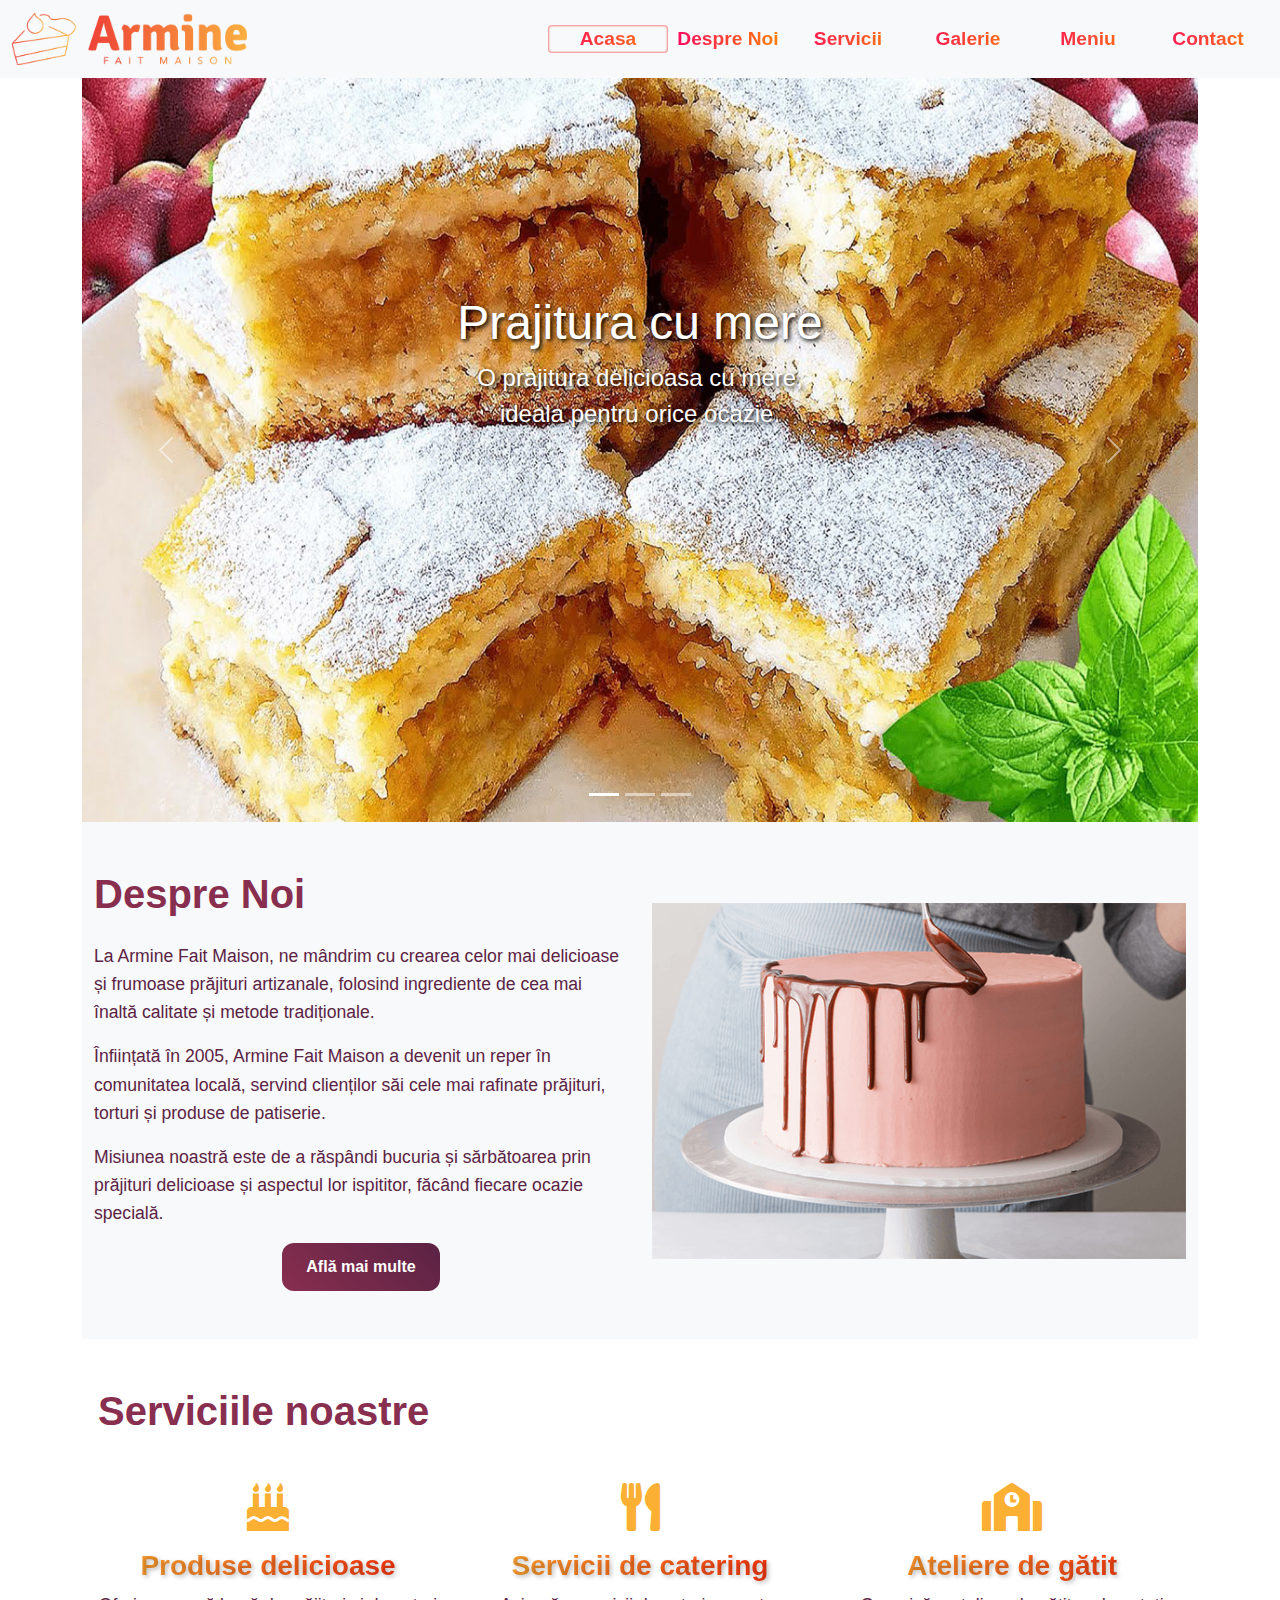
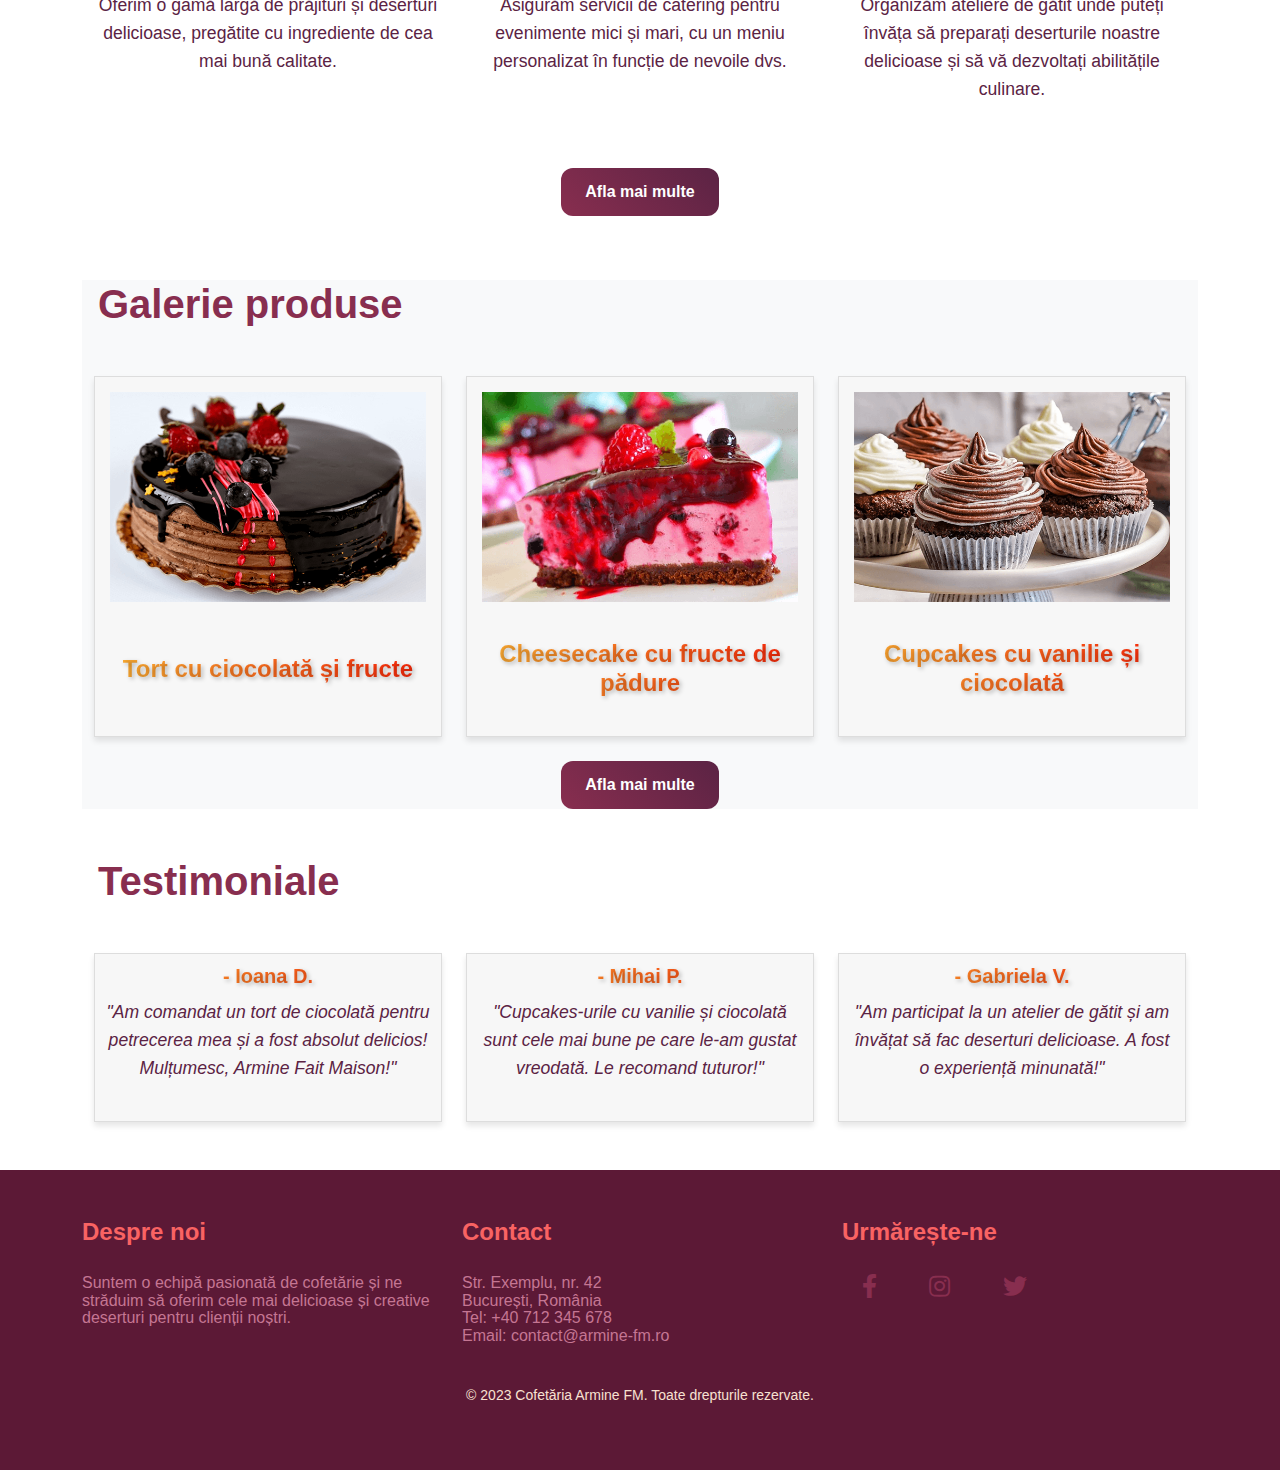
<file: index.html>
<!DOCTYPE html>
<html lang="ro">
    <head>
        <meta charset="utf-8">
        <meta http-equiv="X-UA-Compatible" content="IE=edge">
        <meta name="viewport" content="width=device-width, initial-scale=1, shrink-to-fit=no">
        <meta name="description" content="">
        <meta name="author" content="">
        <title>Armine - Fait Maison - Artizan patisier</title>
        <!-- Bootstrap core CSS -->
        <link href="bootstrap/css/bootstrap.min.css" rel="stylesheet" type="text/css">
        <!-- fonturi awesome -->
        <link rel="stylesheet" href="https://cdnjs.cloudflare.com/ajax/libs/font-awesome/5.15.1/css/all.min.css">
        <!-- style general pentru site -->
        <link href="css/style.css" rel="stylesheet" type="text/css">
    </head>
    <body>
        <!-- Meniul de navigare (Navbar) -->
        <div id="nav-container">
            <nav class="bg-light fixed-top navbar navbar-expand-lg navbar-light"> 
                <div class="container-fluid"> <a class="navbar-brand" href="index.html"><img src="assets/img/logo1.png" alt="Logo-ul Companiei Artizan Prăjituri" width="235" height="52"></a> 
                    <button class="navbar-toggler" type="button" data-bs-toggle="collapse" data-bs-target="#navbarToggler8" aria-controls="" aria-expanded="false" aria-label="Toggle navigation"><span class="navbar-toggler-icon"> <span class="toggler-line"></span> <span class="toggler-line"></span> <span class="toggler-line"></span> </span>
                    </button>                     
                    <div class="collapse navbar-collapse" id="navbarToggler8"> 
                        <ul class="mb-2 mb-lg-0 ms-auto navbar-nav"> 
                            <li class="active nav-item"><a class="nav-link" href="index.html">Acasa</a> 
                            </li>                             
                            <li class="nav-item"> <a class="nav-link" href="despre-noi.html">Despre Noi</a> 
                            </li>                             
                            <li class="nav-item">
                                <a class="nav-link" href="servicii.html">Servicii</a>
                            </li>                             
                            <li class="nav-item dropdown">
                                <a class="nav-link" href="galerie.html">Galerie</a>
                            </li>
                            <li class="nav-item dropdown">
                                <a class="nav-link" href="meniu_produse.html">Meniu</a>
                            </li>
                            <li class="nav-item dropdown">
                                <a class="nav-link" href="contact.html">Contact</a>
                            </li>                             
                        </ul>                         
                    </div>                     
                </div>                 
            </nav>
        </div>
        <!-- END Meniul de navigare (Navbar) -->
        <main>
            <div class="container">
                <section data-pg-name="Carousel" title="Armine - Fait Maison">
                    <div id="carousel1" class="carousel slide" data-bs-ride="carousel"> 
                        <div class="carousel-indicators"> 
                            <button type="button" data-bs-target="#carousel1" data-bs-slide-to="0" class="active" aria-current="true" aria-label="Slide 1"></button>                             
                            <button type="button" data-bs-target="#carousel1" data-bs-slide-to="1" aria-label="Slide 2"></button>                             
                            <button type="button" data-bs-target="#carousel1" data-bs-slide-to="2" aria-label="Slide 2"></button>                             
                        </div>                         
                        <div class="carousel-inner"> 
                            <div class="carousel-item active" data-bs-interval="10000"> 
                                <img src="assets/img/c_praji_mere.jpg" class="d-block w-100" data-pg-name="PrajituraMere" title="Prajitura de Mere"> 
                                <div class="carousel-caption d-none d-md-block custom-caption"> 
                                    <h5>Prajitura cu mere</h5> 
                                    <p>O prajitura delicioasa cu mere, ideala pentru orice ocazie.</p> 
                                </div>                                 
                            </div>                             
                            <div class="carousel-item" data-bs-interval="2000"> 
                                <img src="assets/img/c_tiramisu.jpg" class="d-block w-100" data-pg-name="tiramisu" title="Tiramisu"> 
                                <div class="carousel-caption d-none d-md-block custom-caption"> 
                                    <h5>Tiramisu</h5> 
                                    <p>Un desert italian clasic, realizat cu mascarpone, cafea și biscuiți Savoiardi.</p> 
                                </div>                                 
                            </div>                             
                            <div class="carousel-item"> 
                                <img src="assets/img/c_cheese_cake.jpg" class="d-block w-100" data-pg-name="Cheese Cake" title="Cheese Cake"> 
                                <div class="carousel-caption d-none d-md-block custom-caption"> 
                                    <h5>Cheese Cake</h5> 
                                    <p>Un desert clasic si rafinat, perfect pentru a te rasfata.</p> 
                                </div>                                 
                            </div>                             
                        </div>                         <a class="carousel-control-prev" href="#carousel1" role="button" data-bs-slide="prev"> <span class="carousel-control-prev-icon" aria-hidden="true"></span> <span class="visually-hidden">Previous</span> </a> <a class="carousel-control-next" href="#carousel1" role="button" data-bs-slide="next"> <span class="carousel-control-next-icon" aria-hidden="true"></span> <span class="visually-hidden">Next</span> </a> 
                    </div>
                </section>
                <section data-pg-name="despre-noi" id="despre-noi" class="bg-light py-5 text-sectiune"> 
                    <div class="container"> 
                        <div class="row"> 
                            <div class="col-md-6"> 
                                <h2 class="mb-4 titlu-sectiune">Despre Noi</h2> 
                                <p>La Armine Fait Maison, ne mândrim cu crearea celor mai delicioase și frumoase prăjituri artizanale, folosind ingrediente de cea mai înaltă calitate și metode tradiționale.</p> 
                                <p>Înființată în 2005, Armine Fait Maison a devenit un reper în comunitatea locală, servind clienților săi cele mai rafinate prăjituri, torturi și produse de patiserie.</p> 
                                <p>Misiunea noastră este de a răspândi bucuria și sărbătoarea prin prăjituri delicioase și aspectul lor ispititor, făcând fiecare ocazie specială.</p> 
                                <div class="despre-noi-content"><a href="despre-noi.html" class="btn btn-primary">Află mai multe</a> 
                                </div>
                            </div>                             
                            <div class="col-md-6 d-flex align-items-center mt-3 mt-md-0"> 
                                <img src="assets/img/despre_noi_1_600c.png" alt="Imagine Despre Noi" class="img-fluid"> 
                            </div>                             
                        </div>                         
                    </div>                     
                </section>
                <section id="servicii" data-pg-name="servicii" class="text-sectiune"> 
                    <h2 class="ms-3 my-5 text-left titlu-sectiune">Serviciile noastre</h2> 
                    <div class="container">
                        <div class="row my-5" id="servicii_coloane">
                            <div class="col-md-4 text-center">
                                <i class="fas fa-birthday-cake icon-large"></i>
                                <h3 class="gradient-text2 mt-3">Produse delicioase</h3>
                                <p>Oferim o gamă largă de prăjituri și deserturi delicioase, pregătite cu ingrediente de cea mai bună calitate.</p>
                            </div>
                            <div class="col-md-4 text-center">
                                <i class="fas fa-utensils icon-large"></i>
                                <h3 class="gradient-text2 mt-3 servicii-titlu">Servicii de catering</h3>
                                <p>Asigurăm servicii de catering pentru evenimente mici și mari, cu un meniu personalizat în funcție de nevoile dvs.</p>
                            </div>
                            <div class="col-md-4 text-center">
                                <i class="fas fa-school icon-large"></i>
                                <h3 class="gradient-text2 mt-3 servicii-titlu">Ateliere de gătit</h3>
                                <p>Organizăm ateliere de gătit unde puteți învăța să preparați deserturile noastre delicioase și să vă dezvoltați abilitățile culinare.</p>
                            </div>
                        </div>
                        <div class="row text-center">
                            <div class="col mb-3">
                                <a href="servicii.html" class="btn btn-primary mt-0">Afla mai multe</a>
                            </div>
                        </div>
                    </div>
                </section>
                <section id="galerie" class="bg-light galerie my-5" data-pg-name="galerie"> 
                    <h2 class="ms-3 my-5 text-left titlu-sectiune">Galerie produse</h2> 
                    <div class="container"> 
                        <div class="row"> 
                            <div class="col-md-4 mb-4"> 
                                <div class="produs d-flex flex-column">
                                    <img src="assets/img/galerie_tort_cu_fructe_600c.png" alt="Un tort delicios cu blat de ciocolată și cremă bogată, decorat cu fructe proaspete." class="img-fluid"> 
                                    <div class="produs-titlu"> 
                                        <h4 class="flex-grow-1 gradient-text2 my-2 text-center">Tort cu ciocolată și fructe</h4> 
                                    </div>
                                </div>                                 
                            </div>                             
                            <div class="col-md-4 mb-4"> 
                                <div class="produs">
                                    <img src="assets/img/galerie_cheescake_fructe_600c.png" alt="Un cheesecake cremos și delicios cu fructe de pădure, pentru iubitorii de deserturi cu brânză." class="img-fluid"> 
                                    <div class="produs-titlu"> 
                                        <h4 class="flex-grow-1 gradient-text2 my-2 text-center">Cheesecake cu fructe de pădure</h4> 
                                    </div>
                                </div>
                            </div>                             
                            <div class="col-md-4 mb-4"> 
                                <div class="produs">
                                    <img src="assets/img/galerie_cupcake_vanilie_600c.png" alt="Cupcakes pufoase și delicioase cu aromă de vanilie, acoperite cu o cremă generoasă de ciocolată." class="img-fluid"> 
                                    <div class="produs-titlu"> 
                                        <h4 class="flex-grow-1 gradient-text2 my-2 text-center">Cupcakes cu vanilie și ciocolată</h4> 
                                    </div>                                     
                                </div>
                            </div>                             
                        </div>                         
                        <!-- Adaugă mai multe rânduri și coloane pentru a adăuga mai multe imagini -->                         
                        <div class="col despre-noi-content mb-3"><a href="galerie.html" class="btn btn-primary mt-0">Afla mai multe</a>
                        </div>                         
                    </div>                     
                </section>
                <section id="testimoniale" class="my-5"> 
                    <h2 class="ms-3 my-5 text-left titlu-sectiune">Testimoniale</h2> 
                    <div class="container"> 
                        <div class="row"> 
                            <div class="col-md-4"> 
                                <div class="testimonial-box"> 
                                    <h5 class="testimonial-name gradient-text2">- Ioana D.</h5> 
                                    <p class="testimonial-text text-sectiune">"Am comandat un tort de ciocolată pentru petrecerea mea și a fost absolut delicios! Mulțumesc, Armine Fait Maison!"</p> 
                                </div>                                 
                            </div>                             
                            <div class="col-md-4"> 
                                <div class="testimonial-box"> 
                                    <h5 class="testimonial-name gradient-text2">- Mihai P.</h5> 
                                    <p class="testimonial-text text-sectiune">"Cupcakes-urile cu vanilie și ciocolată sunt cele mai bune pe care le-am gustat vreodată. Le recomand tuturor!"</p> 
                                </div>                                 
                            </div>                             
                            <div class="col-md-4"> 
                                <div class="testimonial-box"> 
                                    <h5 class="testimonial-name gradient-text2">- Gabriela V.</h5> 
                                    <p class="testimonial-text text-sectiune">"Am participat la un atelier de gătit și am învățat să fac deserturi delicioase. A fost o experiență minunată!"</p> 
                                </div>                                 
                            </div>                             
                        </div>                         
                    </div>                     
                </section>
            </div>
        </main>
        <!-- Sectiune Footer -->
        <footer class="py-5" id="footerArmine"> 
            <div class="container"> 
                <div class="row"> 
                    <div class="col-md-4 mb-4"> 
                        <h4 class="footer-titlu">Despre noi</h4> 
                        <p class="footer-text">Suntem o echipă pasionată de cofetărie și ne străduim să oferim cele mai delicioase și creative deserturi pentru clienții noștri.</p> 
                    </div>                     
                    <div class="col-md-4 mb-4"> 
                        <h4 class="footer-titlu">Contact</h4> 
                        <p class="footer-text"> 
                    Str. Exemplu, nr. 42<br> 
                    București, România<br> 
                    Tel: +40 712 345 678<br> 
                    Email: contact@armine-fm.ro </p> 
                    </div>                     
                    <div class="col-md-4 mb-4"> 
                        <h4 class="footer-titlu">Urmărește-ne</h4> 
                        <ul class="list-inline"> 
                            <li class="list-inline-item"><a href="#" class="text-footer"><i class="fab fa-facebook-f"></i></a>
                            </li>                             
                            <li class="list-inline-item"><a href="#" class="text-footer"><i class="fab fa-instagram"></i></a>
                            </li>                             
                            <li class="list-inline-item"><a href="#" class="text-footer"><i class="fab fa-twitter"></i></a>
                            </li>                             
                        </ul>                         
                    </div>                     
                </div>                 
                <div class="row"> 
                    <div class="col text-center"> 
                        <p class="footer-text-small">&copy; 2023 Cofetăria Armine FM. Toate drepturile rezervate.</p> 
                    </div>                     
                </div>                 
            </div>             
        </footer>
        <!-- END Sectiune Footer -->
        <!-- Bootstrap core JavaScript
    ================================================== -->
        <!-- Placed at the end of the document so the pages load faster -->
        <script src="bootstrap/js/popper.min.js"></script>
        <script src="bootstrap/js/bootstrap.min.js"></script>
        <!-- Scriptul pt scroll navbar-->
        <script src="assets/js/navbar-scroll.js"></script>         
    </body>
</html>
</file>
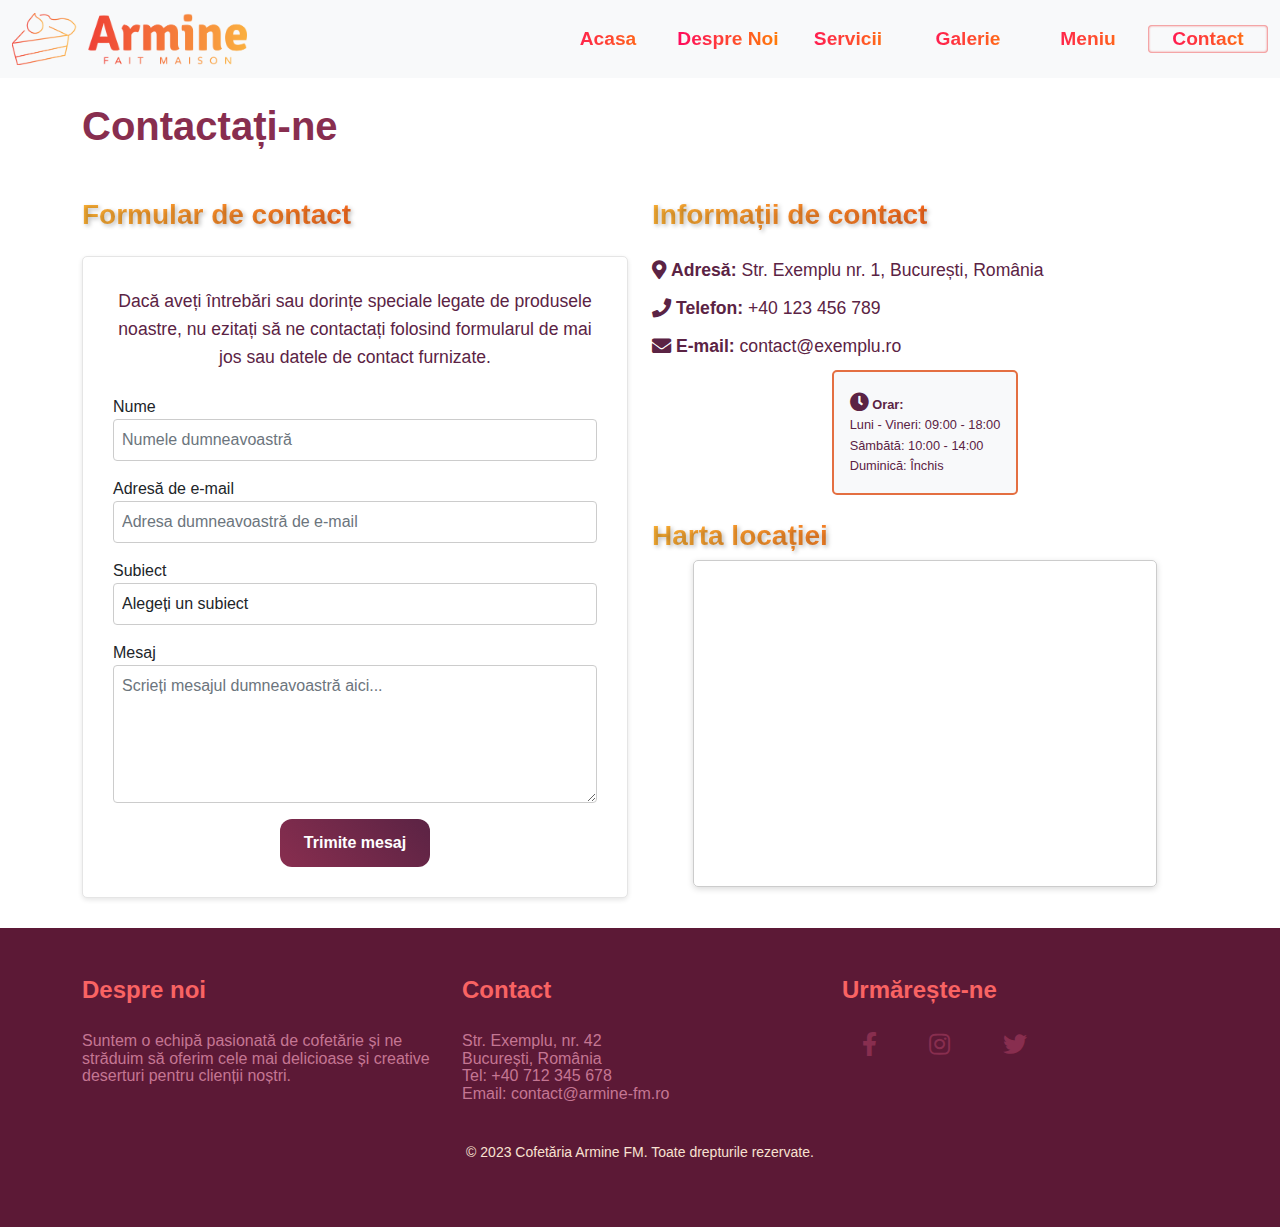
<file: contact.html>
<!DOCTYPE html>
<html lang="ro">
    <head>
        <meta charset="utf-8">
        <meta http-equiv="X-UA-Compatible" content="IE=edge">
        <meta name="viewport" content="width=device-width, initial-scale=1, shrink-to-fit=no">
        <meta name="description" content="">
        <meta name="author" content="">
        <title>Armine - Fait Maison - Artizan patisier</title>
        <!-- Bootstrap core CSS -->
        <link href="bootstrap/css/bootstrap.min.css" rel="stylesheet" type="text/css">
        <!-- Custom styles for this template -->
        <link href="css/style.css" rel="stylesheet">
        <!-- fonturi awesome -->
        <link rel="stylesheet" href="https://cdnjs.cloudflare.com/ajax/libs/font-awesome/5.15.1/css/all.min.css">
        <link href="css/contact.css" rel="stylesheet" type="text/css">
    </head>
    <body>
        <!-- Meniul de navigare (Navbar) -->
        <div id="nav-container">
            <nav class="bg-light fixed-top navbar navbar-expand-lg navbar-light"> 
                <div class="container-fluid"> <a class="navbar-brand" href="index.html"><img src="assets/img/logo1.png" alt="Logo-ul Companiei Artizan Prăjituri" width="235" height="52"></a> 
                    <button class="navbar-toggler" type="button" data-bs-toggle="collapse" data-bs-target="#navbarToggler8" aria-controls="" aria-expanded="false" aria-label="Toggle navigation"><span class="navbar-toggler-icon"> <span class="toggler-line"></span> <span class="toggler-line"></span> <span class="toggler-line"></span> </span>
                    </button>                     
                    <div class="collapse navbar-collapse" id="navbarToggler8"> 
                        <ul class="mb-2 mb-lg-0 ms-auto navbar-nav"> 
                            <li class="nav-item">
                                <a class="nav-link" href="index.html">Acasa</a> 
                            </li>                             
                            <li class="nav-item"> <a class="nav-link" href="despre-noi.html">Despre Noi</a> 
                            </li>                             
                            <li class="nav-item"><a class="nav-link" href="servicii.html">Servicii</a>
                            </li>                             
                            <li class="nav-item"><a class="nav-link" href="galerie.html">Galerie</a>
                            </li>
                            <li class="nav-item"><a class="nav-link" href="meniu_produse.html">Meniu</a>
                            </li>
                            <li class="active nav-item"><a class="nav-link" href="contact.html">Contact</a>
                            </li>                             
                        </ul>                         
                    </div>                     
                </div>                 
            </nav>
        </div>
        <!-- END Meniul de navigare (Navbar) -->
        <main>
            <div class="container">
                <h1 class="my-4 titlu-sectiune">Contactați-ne</h1>
                <div class="row">
                    <div class="col-md-6">
                        <h3 class="gradient-text2 my-4">Formular de contact</h3>
                        <!-- Formularul de contact -->
                        <div class="form-container">
                            <p class="lead text-center text-sectiune">Dacă aveți întrebări sau dorințe speciale legate de produsele noastre, nu ezitați să ne contactați folosind formularul de mai jos sau datele de contact furnizate.</p>
                            <form id="contact-form" class="needs-validation" method="post" action="trimitere_formular.php" novalidate>
                                <div class="form-group">
                                    <label for="nume">Nume</label>
                                    <input type="text" class="form-control" id="nume" name="nume" placeholder="Numele dumneavoastră" required>
                                    <div class="valid-feedback">Este OK!</div>
                                </div>
                                <div class="form-group">
                                    <label for="email">Adresă de e-mail</label>
                                    <input type="email" class="form-control" id="email" name="email" placeholder="Adresa dumneavoastră de e-mail" required>
                                    <div class="invalid-feedback">
                                        Alege o adresa de email valida.
</div>
                                </div>
                                <div class="form-group">
                                    <label for="subiect">Subiect</label>
                                    <select class="form-control" id="subiect" name="subiect" required>
                                        <option value="">Alegeți un subiect</option>
                                        <option value="comanda">Comandă</option>
                                        <option value="intrebare">Întrebare despre produse</option>
                                        <option value="reclamatie">Reclamație</option>
                                        <option value="alte_informatii">Alte informații</option>
                                    </select>
                                </div>
                                <div class="form-group">
                                    <label for="mesaj">Mesaj</label>
                                    <textarea class="form-control" id="mesaj" name="mesaj" rows="5" placeholder="Scrieți mesajul dumneavoastră aici..." required></textarea>
                                </div>
                                <div class="d-flex justify-content-center mt-3">
                                    <button type="submit" class="btn btn-primary">Trimite mesaj</button>
                                </div>
                            </form>
                        </div>
                    </div>
                    <div class="col-md-6 text-sectiune">
                        <h3 class="gradient-text2 my-4">Informații de contact</h3>
                        <!-- Detalii de contact -->
                        <div class="contact-info">
                            <div class="contact-item"><i class="fas fa-map-marker-alt contact-icon"></i>
                                <p><strong>Adresă:</strong> Str. Exemplu nr. 1, București, România</p>
                            </div>
                            <div class="contact-item"><i class="fas fa-phone contact-icon"></i>
                                <p><strong>Telefon:</strong> +40 123 456 789</p>
                            </div>
                            <div class="contact-item"><i class="fas fa-envelope contact-icon"></i>
                                <p><strong>E-mail:</strong> contact@exemplu.ro</p>
                            </div>
                            <div class="contact-item">
                                <div class="orar-box">
                                    <p><i class="fas fa-clock contact-icon"></i> <strong>Orar:</strong></p>
                                    <p>Luni - Vineri: 09:00 - 18:00</p>
                                    <p>Sâmbătă: 10:00 - 14:00</p>
                                    <p>Duminică: Închis</p>
                                </div>
                            </div>
                        </div>
                        <!-- Harta -->
                        <h3 class="gradient-text2 mb-2 my-4">Harta locației</h3>
                        <div class="map-container mb-3">
                            <iframe src="https://www.google.com/maps/embed?pb=!1m18!1m12!1m3!1d28595.861011244205!2d26.0918742220679!3d44.440689999999996!2m3!1f0!2f0!3f0!3m2!1i1024!2i768!4f13.1!3m3!1m2!1s0x40b201c1c299c1e1%3A0x566b3db7ca728d37!2sBucharest%2C+Romania!5e0!3m2!1sen!2sus!4v1501333582685" width="100%" height="300" frameborder="0" style="border:0" allowfullscreen=""></iframe>
                        </div>
                    </div>
                </div>
            </div>
        </main>
        <!-- Sectiune Footer -->
        <footer class="py-5" id="footerArmine"> 
            <div class="container"> 
                <div class="row"> 
                    <div class="col-md-4 mb-4"> 
                        <h4 class="footer-titlu">Despre noi</h4> 
                        <p class="footer-text">Suntem o echipă pasionată de cofetărie și ne străduim să oferim cele mai delicioase și creative deserturi pentru clienții noștri.</p> 
                    </div>                     
                    <div class="col-md-4 mb-4"> 
                        <h4 class="footer-titlu">Contact</h4> 
                        <p class="footer-text"> 
                    Str. Exemplu, nr. 42<br> 
                    București, România<br> 
                    Tel: +40 712 345 678<br> 
                    Email: contact@armine-fm.ro </p> 
                    </div>                     
                    <div class="col-md-4 mb-4"> 
                        <h4 class="footer-titlu">Urmărește-ne</h4> 
                        <ul class="list-inline"> 
                            <li class="list-inline-item"><a href="#" class="text-footer"><i class="fab fa-facebook-f"></i></a>
                            </li>                             
                            <li class="list-inline-item"><a href="#" class="text-footer"><i class="fab fa-instagram"></i></a>
                            </li>                             
                            <li class="list-inline-item"><a href="#" class="text-footer"><i class="fab fa-twitter"></i></a>
                            </li>                             
                        </ul>                         
                    </div>                     
                </div>                 
                <div class="row"> 
                    <div class="col text-center"> 
                        <p class="footer-text-small">&copy; 2023 Cofetăria Armine FM. Toate drepturile rezervate.</p> 
                    </div>                     
                </div>                 
            </div>             
        </footer>
        <!-- END Sectiune Footer -->
        <!-- Bootstrap core JavaScript
    ================================================== -->
        <!-- Placed at the end of the document so the pages load faster -->
        <script src="assets/js/popper.min.js"></script>
        <script src="bootstrap/js/bootstrap.min.js"></script>
        <!-- Scriptul meu pt navbar-->
        <script src="assets/js/navbar-scroll.js"></script>         
        <script src="assets/js/contact.js"></script>
    </body>
</html>
</file>
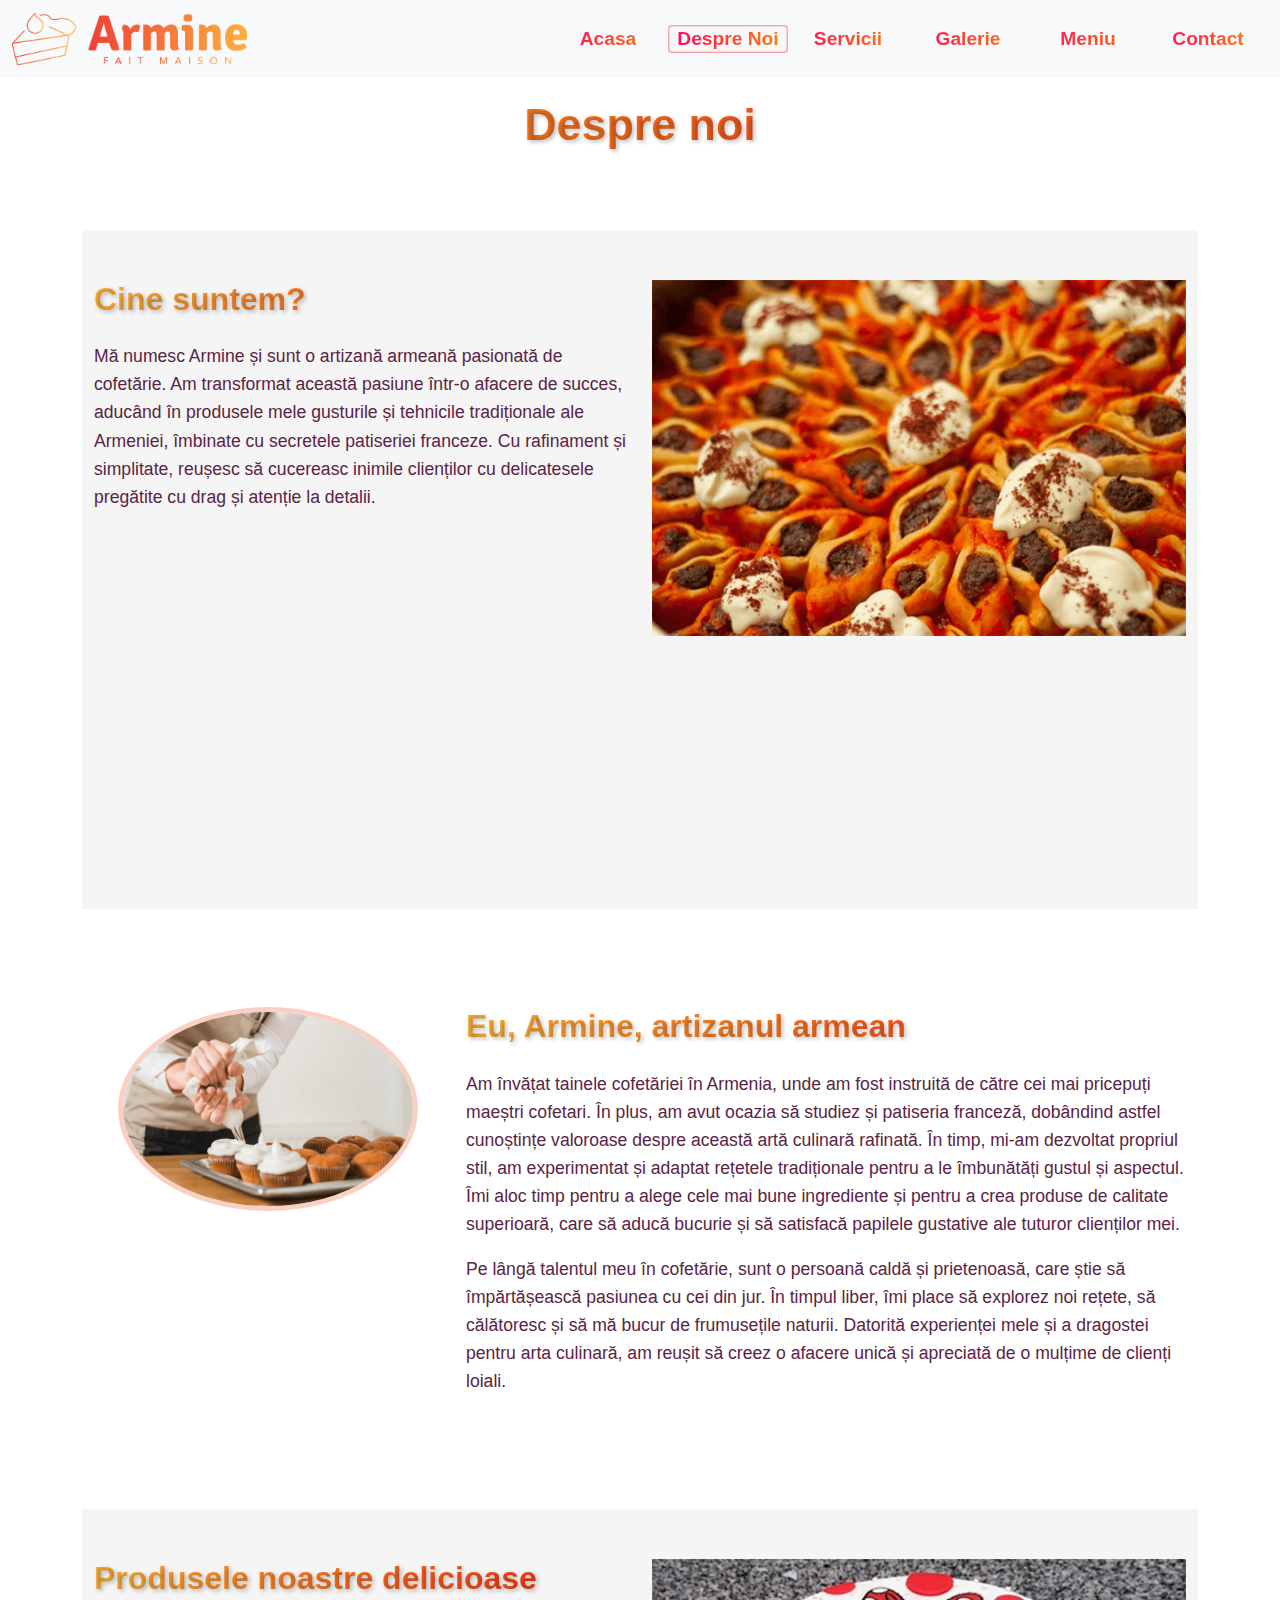
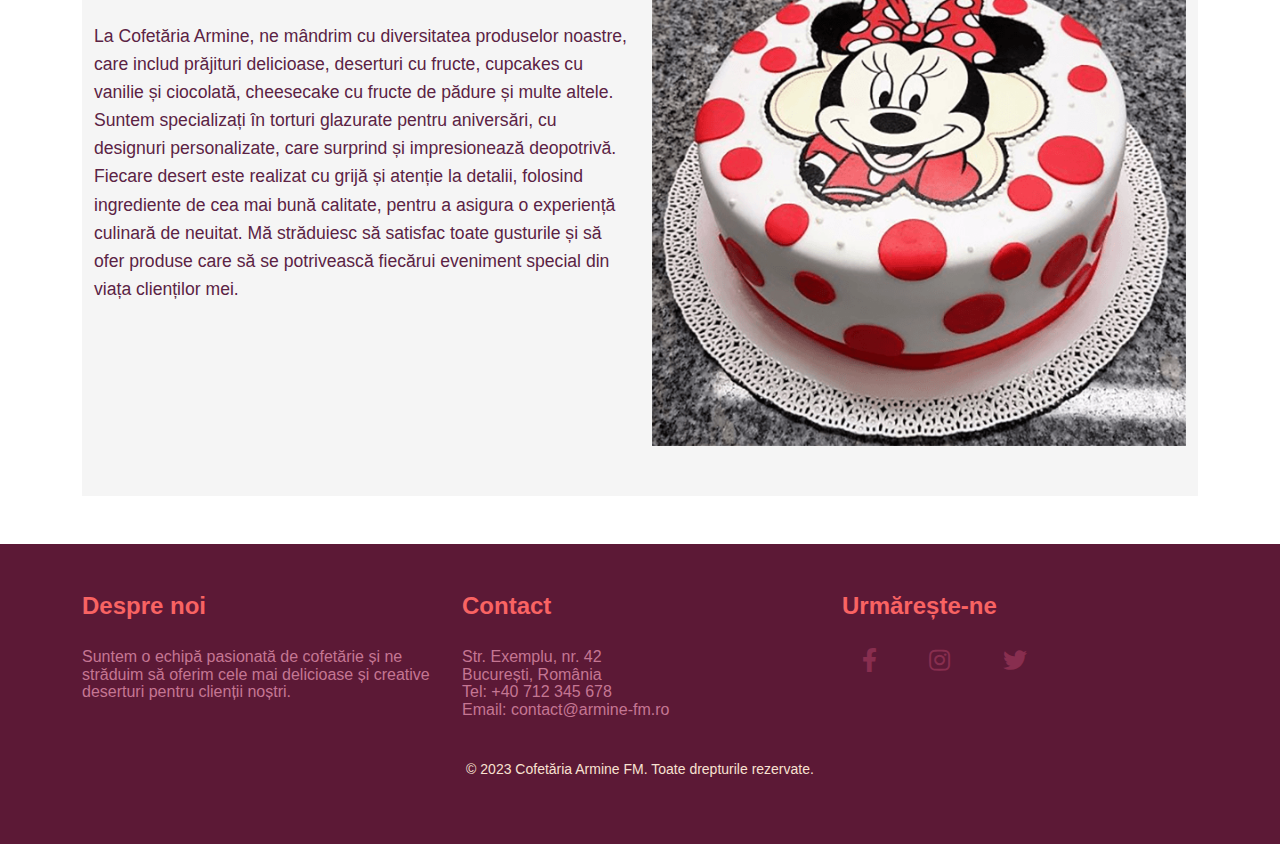
<file: despre-noi.html>
<!DOCTYPE html>
<html lang="ro">
    <head>
        <meta charset="utf-8">
        <meta http-equiv="X-UA-Compatible" content="IE=edge">
        <meta name="viewport" content="width=device-width, initial-scale=1, shrink-to-fit=no">
        <meta name="description" content="">
        <meta name="author" content="">
        <title>Despre noi - Armine - FaitMaison</title>
        <!-- Bootstrap core CSS -->
        <link href="bootstrap/css/bootstrap.min.css" rel="stylesheet" type="text/css">
        <!-- style pt site -->
        <link href="css/style.css" rel="stylesheet">
        <!-- fonturi awesome -->
        <link rel="stylesheet" href="https://cdnjs.cloudflare.com/ajax/libs/font-awesome/5.15.1/css/all.min.css">
        <link href="css/despre-noi.css" rel="stylesheet" type="text/css">
    </head>
    <body>
        <div id="nav-container">
            <nav class="bg-light fixed-top navbar navbar-expand-lg navbar-light"> 
                <div class="container-fluid"> <a class="navbar-brand" href="index.html"><img src="assets/img/logo1.png" alt="Logo-ul Companiei Artizan Prăjituri" width="235" height="52"></a> 
                    <button class="navbar-toggler" type="button" data-bs-toggle="collapse" data-bs-target="#navbarToggler8" aria-controls="" aria-expanded="false" aria-label="Toggle navigation">
                        <span class="navbar-toggler-icon"> <span class="toggler-line"></span> <span class="toggler-line"></span> <span class="toggler-line"></span> </span>
                    </button>                     
                    <div class="collapse navbar-collapse" id="navbarToggler8"> 
                        <ul class="mb-2 mb-lg-0 ms-auto navbar-nav"> 
                            <li class="nav-item"><a class="nav-link" href="index.html">Acasa</a> 
                            </li>                             
                            <li class="active nav-item"> <a class="nav-link" href="despre-noi.html">Despre Noi</a> 
                            </li>                             
                            <li class="nav-item">
                                <a class="nav-link" href="servicii.html">Servicii</a>
                            </li>                             
                            <li class="nav-item dropdown">
                                <a class="nav-link" href="galerie.html">Galerie</a>
                            </li>
                            <li class="nav-item dropdown"><a class="nav-link" href="meniu_produse.html">Meniu</a>
                            </li>
                            <li class="nav-item dropdown">
                                <a class="nav-link" href="contact.html">Contact</a>
                            </li>                             
                        </ul>                         
                    </div>                     
                </div>                 
            </nav>
        </div>
        <main>
            <div class="container" id="container-principal"> 
                <header class="despre-noi-header gradient-text2"> 
                    <div class="container"> 
                        <div class="row"> 
                            <div class="col-md-12"> 
                                <h1 class="text-center">Despre noi</h1> 
                            </div>                             
                        </div>                         
                    </div>                     
                </header>                 
                <!-- Despre noi / Introducere -->
                <section class="despre-noi-introducere my-5 text-sectiune" data-pg-name="despre-noi-introducere"> 
                    <div class="container"> 
                        <div class="row"> 
                            <div class="col-md-6"> 
                                <h2 class="gradient-text2 mb-4">Cine suntem?</h2> 
                                <p>Mă numesc Armine și sunt o artizană armeană pasionată de cofetărie. Am transformat această pasiune într-o afacere de succes, aducând în produsele mele gusturile și tehnicile tradiționale ale Armeniei, îmbinate cu secretele patiseriei franceze. Cu rafinament și simplitate, reușesc să cucereasc inimile clienților cu delicatesele pregătite cu drag și atenție la detalii.</p> 
                                <!-- videoclip YouTube aici -->
                                <div class="embed-responsive embed-responsive-16by9 my-4">
                                    <iframe class="embed-responsive-item" src="https://www.youtube.com/embed/1Uhixsi-mIc" allowfullscreen></iframe>
                                </div>
                            </div>                             
                            <div class="col-md-6"> 
                                <img src="assets/img/despre-noi-intro_600c.png" alt="Artizan" class="img-fluid"> 
                            </div>                             
                        </div>                         
                    </div>                     
                </section>                 
                <!-- Despre noi / Artizanul -->
                <section class="despre-noi-artizan my-5 text-sectiune" data-pg-name="despre-noi-artizan"> 
                    <div class="container"> 
                        <div class="row"> 
                            <div class="col-md-4 text-center"> 
                                <img src="assets/img/despre-noi-artizan_600c.png" alt="Nume artizan" class="img-fluid mb-3 mx-auto rounded-circle"> 
                            </div>                             
                            <div class="col-md-8"> 
                                <h2 class="gradient-text2 mb-4">Eu, Armine, artizanul armean</h2>
                                <p>Am învățat tainele cofetăriei în Armenia, unde am fost instruită de către cei mai pricepuți maeștri cofetari. În plus, am avut ocazia să studiez și patiseria franceză, dobândind astfel cunoștințe valoroase despre această artă culinară rafinată. În timp, mi-am dezvoltat propriul stil, am experimentat și adaptat rețetele tradiționale pentru a le îmbunătăți gustul și aspectul. Îmi aloc timp pentru a alege cele mai bune ingrediente și pentru a crea produse de calitate superioară, care să aducă bucurie și să satisfacă papilele gustative ale tuturor clienților mei.</p>
                                <p>Pe lângă talentul meu în cofetărie, sunt o persoană caldă și prietenoasă, care știe să împărtășească pasiunea cu cei din jur. În timpul liber, îmi place să explorez noi rețete, să călătoresc și să mă bucur de frumusețile naturii. Datorită experienței mele și a dragostei pentru arta culinară, am reușit să creez o afacere unică și apreciată de o mulțime de clienți loiali.</p>
                            </div>                             
                        </div>                         
                    </div>                     
                </section>
                <!-- Despre noi / Produse -->
                <section class="despre-noi-produse my-5 text-sectiune" data-pg-name="despre-noi-produse"> 
                    <div class="container"> 
                        <div class="row"> 
                            <div class="col-md-6"> 
                                <h2 class="gradient-text2 mb-4">Produsele noastre delicioase</h2>
                                <p>La Cofetăria Armine, ne mândrim cu diversitatea produselor noastre, care includ prăjituri delicioase, deserturi cu fructe, cupcakes cu vanilie și ciocolată, cheesecake cu fructe de pădure și multe altele. Suntem specializați în torturi glazurate pentru aniversări, cu designuri personalizate, care surprind și impresionează deopotrivă. Fiecare desert este realizat cu grijă și atenție la detalii, folosind ingrediente de cea mai bună calitate, pentru a asigura o experiență culinară de neuitat. Mă străduiesc să satisfac toate gusturile și să ofer produse care să se potrivească fiecărui eveniment special din viața clienților mei.</p>
                            </div>                             
                            <div class="col-md-6"> 
                                <!-- Adăugați o imagine relevantă pentru artizan -->                                 
                                <img src="assets/img/despre-noi-produse_600c.png" alt="Artizan" class="img-fluid"> 
                            </div>                             
                        </div>                         
                    </div>                     
                </section>                 
            </div>
        </main>
        <footer id="footerArmine" class="py-5"> 
            <div class="container"> 
                <div class="row"> 
                    <div class="col-md-4 mb-4"> 
                        <h4 class="footer-titlu">Despre noi</h4> 
                        <p class="footer-text">Suntem o echipă pasionată de cofetărie și ne străduim să oferim cele mai delicioase și creative deserturi pentru clienții noștri.</p> 
                    </div>                     
                    <div class="col-md-4 mb-4"> 
                        <h4 class="footer-titlu">Contact</h4> 
                        <p class="footer-text"> 
                    Str. Exemplu, nr. 42<br> 
                    București, România<br> 
                    Tel: +40 712 345 678<br> 
                    Email: contact@armine-fm.ro </p> 
                    </div>                     
                    <div class="col-md-4 mb-4"> 
                        <h4 class="footer-titlu">Urmărește-ne</h4> 
                        <ul class="list-inline"> 
                            <li class="list-inline-item">
                                <a href="#" class="text-footer"><i class="fab fa-facebook-f"></i></a>
                            </li>                             
                            <li class="list-inline-item">
                                <a href="#" class="text-footer"><i class="fab fa-instagram"></i></a>
                            </li>                             
                            <li class="list-inline-item">
                                <a href="#" class="text-footer"><i class="fab fa-twitter"></i></a>
                            </li>                             
                        </ul>                         
                    </div>                     
                </div>                 
                <div class="row"> 
                    <div class="col text-center"> 
                        <p class="footer-text-small">&copy; 2023 Cofetăria Armine FM. Toate drepturile rezervate.</p> 
                    </div>                     
                </div>                 
            </div>             
        </footer>
        <!-- Bootstrap core JavaScript
    ================================================== -->
        <!-- Placed at the end of the document so the pages load faster -->
        <script src="bootstrap/js/popper.min.js"></script>
        <script src="bootstrap/js/bootstrap.min.js"></script>
        <!-- script scroll -->
        <script src="assets/js/navbar-scroll.js"></script>
    </body>
</html>
</file>
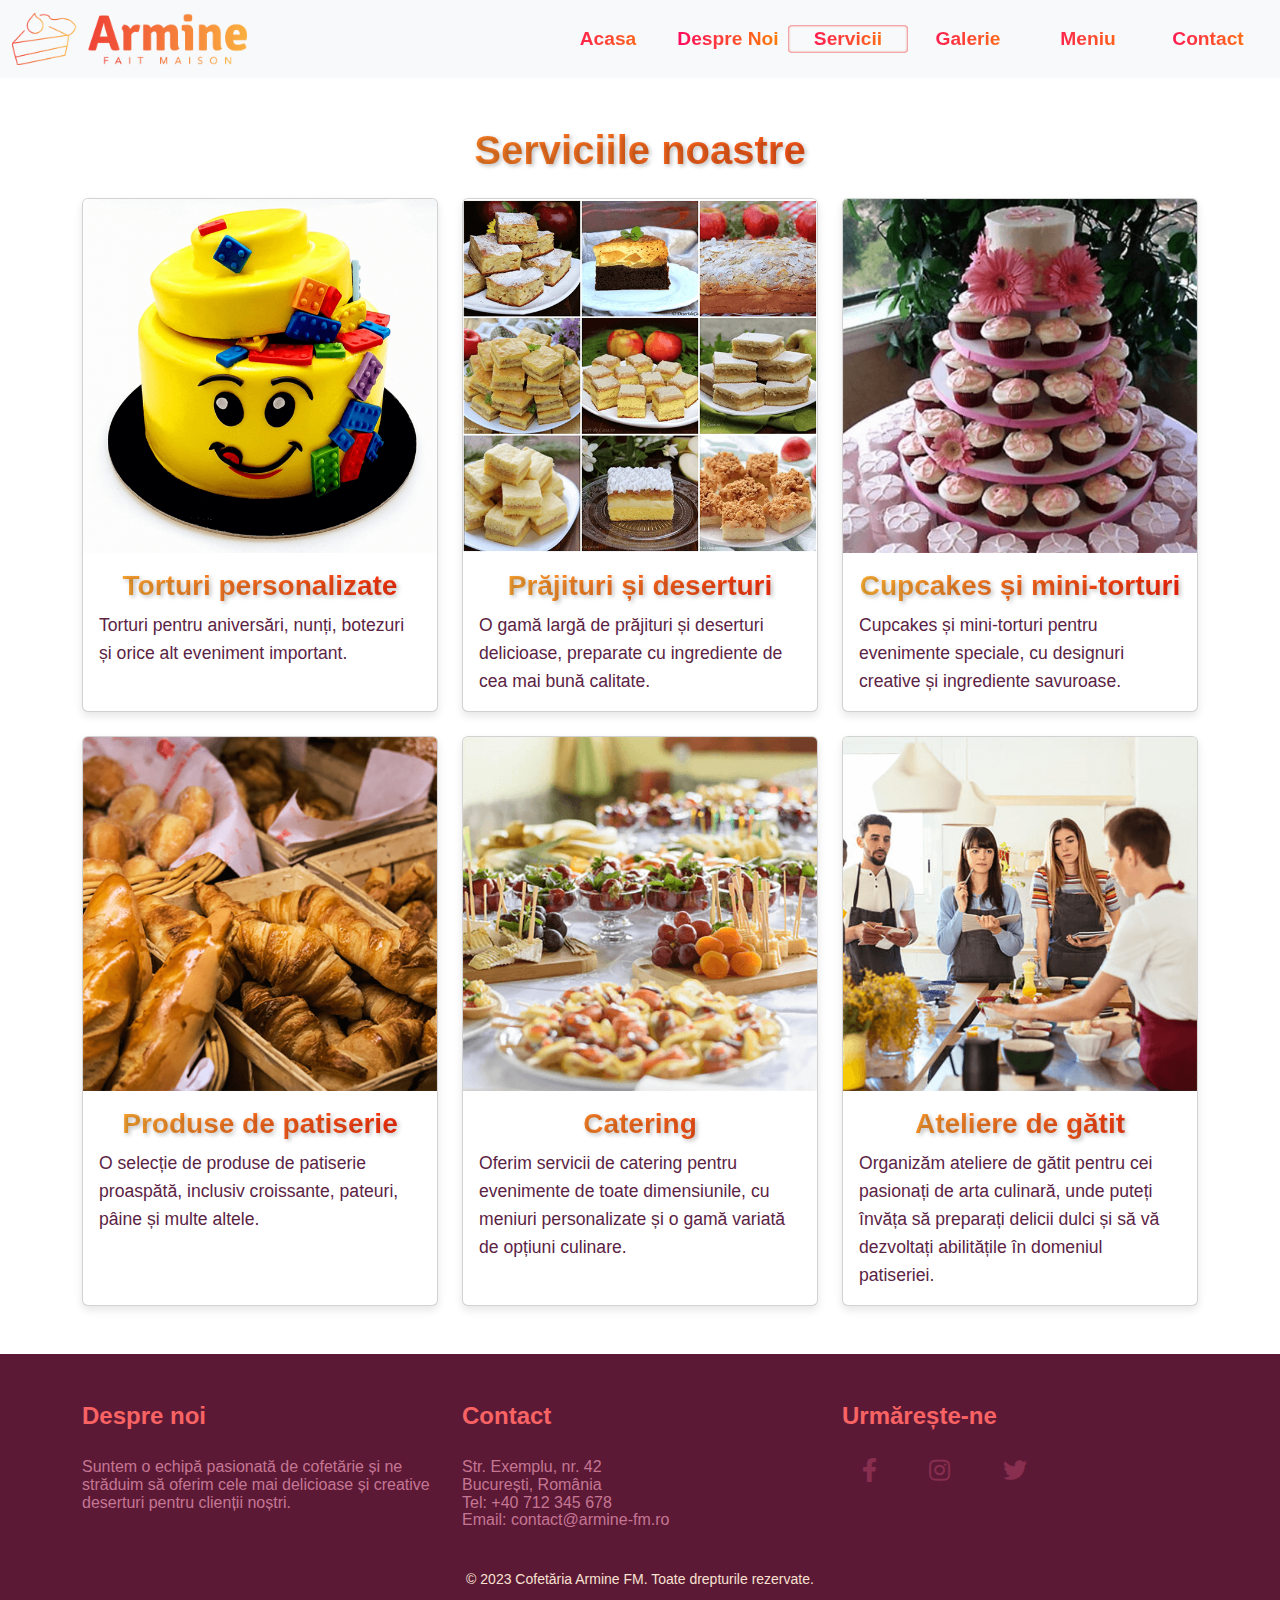
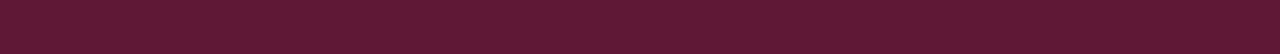
<file: servicii.html>
<!DOCTYPE html>
<html lang="ro">
    <head>
        <meta charset="utf-8">
        <meta http-equiv="X-UA-Compatible" content="IE=edge">
        <meta name="viewport" content="width=device-width, initial-scale=1, shrink-to-fit=no">
        <meta name="description" content="">
        <meta name="author" content="">
        <title>Servicii - Armine-FM</title>
        <!-- Bootstrap core CSS -->
        <link href="bootstrap/css/bootstrap.min.css" rel="stylesheet" type="text/css">
        <!--  styles pt site -->
        <link href="css/style.css" rel="stylesheet" type="text/css">
        <!-- fonturi awesome -->
        <link rel="stylesheet" href="https://cdnjs.cloudflare.com/ajax/libs/font-awesome/5.15.1/css/all.min.css">
        <link href="css/servicii.css" rel="stylesheet" type="text/css">
    </head>
    <body>
        <!-- Meniul de navigare (Navbar) -->
        <div id="nav-container">
            <nav class="bg-light fixed-top navbar navbar-expand-lg navbar-light"> 
                <div class="container-fluid"> <a class="navbar-brand" href="index.html"><img src="assets/img/logo1.png" alt="Logo-ul Companiei Artizan Prăjituri" width="235" height="52"></a> 
                    <button class="navbar-toggler" type="button" data-bs-toggle="collapse" data-bs-target="#navbarToggler8" aria-controls="" aria-expanded="false" aria-label="Toggle navigation"><span class="navbar-toggler-icon"> <span class="toggler-line"></span> <span class="toggler-line"></span> <span class="toggler-line"></span> </span>
                    </button>                     
                    <div class="collapse navbar-collapse" id="navbarToggler8"> 
                        <ul class="mb-2 mb-lg-0 ms-auto navbar-nav"> 
                            <li class="nav-item">
                                <a class="nav-link" href="index.html">Acasa</a> 
                            </li>                             
                            <li class="nav-item"> <a class="nav-link" href="despre-noi.html">Despre Noi</a> 
                            </li>                             
                            <li class="active nav-item"><a class="nav-link" href="servicii.html">Servicii</a>
                            </li>                             
                            <li class="nav-item dropdown"><a class="nav-link" href="galerie.html">Galerie</a>
                            </li>
                            <li class="nav-item dropdown"><a class="nav-link" href="meniu_produse.html">Meniu</a>
                            </li>
                            <li class="nav-item dropdown"><a class="nav-link" href="contact.html">Contact</a>
                            </li>                             
                        </ul>                         
                    </div>                     
                </div>                 
            </nav>
        </div>
        <!-- END Meniul de navigare (Navbar) -->
        <main>
            <!-- Titlul secțiunii Servicii -->
            <section class="servicii-introducere my-5">
                <div class="container">
</div>
            </section>
            <!-- Secțiunea cu serviciile oferite -->
            <div class="container">
                <!-- Început secțiune servicii -->
                <h1 class="text-center gradient-text2">Serviciile noastre</h1>
                <section class="my-4 servicii text-sectiune">
                    <div class="row">
                        <div class="col-lg-4 col-md-6 mb-4">
                            <div class="serviciu card h-100">
                                <img src="assets/img/servicii_torturi_600c.png" class="card-img-top" alt="Tort personalizat">
                                <div class="card-body">
                                    <h3 class="card-title gradient-text2 text-center">Torturi personalizate</h3>
                                    <p class="card-text">Torturi pentru aniversări, nunți, botezuri și orice alt eveniment important.</p>
                                </div>
                            </div>
                        </div>
                        <div class="col-lg-4 col-md-6 mb-4">
                            <div class="serviciu card h-100">
                                <img src="assets/img/servicii_praji_600c.png" class="card-img-top" alt="Prajitura">
                                <div class="card-body">
                                    <h3 class="card-title gradient-text2 text-center">Prăjituri și deserturi</h3>
                                    <p class="card-text">O gamă largă de prăjituri și deserturi delicioase, preparate cu ingrediente de cea mai bună calitate.</p>
                                </div>
                            </div>
                        </div>
                        <div class="col-lg-4 col-md-6 mb-4">
                            <div class="serviciu card h-100">
                                <img src="assets/img/servicii_mini_tort_600c.png" class="card-img-top" alt="Cupcake">
                                <div class="card-body">
                                    <h3 class="card-title gradient-text2 text-center">Cupcakes și mini-torturi</h3>
                                    <p class="card-text">Cupcakes și mini-torturi pentru evenimente speciale, cu designuri creative și ingrediente savuroase.</p>
                                </div>
                            </div>
                        </div>
                        <div class="col-lg-4 col-md-6 mb-4">
                            <div class="serviciu card h-100">
                                <img src="assets/img/servicii_patiserie_600c.png" class="card-img-top" alt="Produse de patiserie">
                                <div class="card-body">
                                    <h3 class="card-title gradient-text2 text-center">Produse de patiserie</h3>
                                    <p class="card-text">O selecție de produse de patiserie proaspătă, inclusiv croissante, pateuri, pâine și multe altele.</p>
                                </div>
                            </div>
                        </div>
                        <div class="col-lg-4 col-md-6 mb-4">
                            <div class="serviciu card h-100">
                                <img src="assets/img/servicii_catering_600c.png" class="card-img-top" alt="Catering">
                                <div class="card-body">
                                    <h3 class="card-title gradient-text2 text-center">Catering</h3>
                                    <p class="card-text">Oferim servicii de catering pentru evenimente de toate dimensiunile, cu meniuri personalizate și o gamă variată de opțiuni culinare.</p>
                                </div>
                            </div>
                        </div>
                        <div class="col-lg-4 col-md-6 mb-4">
                            <div class="serviciu card h-100">
                                <img src="assets/img/servicii_atelier_600c.png" class="card-img-top" alt="Atelier de gătit">
                                <div class="card-body">
                                    <h3 class="card-title gradient-text2 text-center">Ateliere de gătit</h3>
                                    <p class="card-text">Organizăm ateliere de gătit pentru cei pasionați de arta culinară, unde puteți învăța să preparați delicii dulci și să vă dezvoltați abilitățile în domeniul patiseriei.</p>
                                </div>
                            </div>
                        </div>
                    </div>
                </section>
                <!-- END secțiune servicii -->
            </div>
        </main>
        <!-- Sectiune Footer -->
        <footer class="py-5" id="footerArmine"> 
            <div class="container"> 
                <div class="row"> 
                    <div class="col-md-4 mb-4"> 
                        <h4 class="footer-titlu">Despre noi</h4> 
                        <p class="footer-text">Suntem o echipă pasionată de cofetărie și ne străduim să oferim cele mai delicioase și creative deserturi pentru clienții noștri.</p> 
                    </div>                     
                    <div class="col-md-4 mb-4"> 
                        <h4 class="footer-titlu">Contact</h4> 
                        <p class="footer-text"> 
                    Str. Exemplu, nr. 42<br> 
                    București, România<br> 
                    Tel: +40 712 345 678<br> 
                    Email: contact@armine-fm.ro </p> 
                    </div>                     
                    <div class="col-md-4 mb-4"> 
                        <h4 class="footer-titlu">Urmărește-ne</h4> 
                        <ul class="list-inline"> 
                            <li class="list-inline-item"><a href="#" class="text-footer"><i class="fab fa-facebook-f"></i></a>
                            </li>                             
                            <li class="list-inline-item"><a href="#" class="text-footer"><i class="fab fa-instagram"></i></a>
                            </li>                             
                            <li class="list-inline-item"><a href="#" class="text-footer"><i class="fab fa-twitter"></i></a>
                            </li>                             
                        </ul>                         
                    </div>                     
                </div>                 
                <div class="row"> 
                    <div class="col text-center"> 
                        <p class="footer-text-small">&copy; 2023 Cofetăria Armine FM. Toate drepturile rezervate.</p> 
                    </div>                     
                </div>                 
            </div>             
        </footer>
        <!-- END Sectiune Footer -->
        <!-- Bootstrap core JavaScript
    ================================================== -->
        <!-- Placed at the end of the document so the pages load faster -->
        <script src="bootstrap/js/popper.min.js"></script>
        <!-- script src="bootstrap/js/bootstrap.min.js"></script -->
        <!-- Scriptul meu pt navbar-->
        <script src="assets/js/navbar-scroll.js"></script>         
    </body>
</html>
</file>
<file: css/style.css>
body {
    padding-top: 78px;
    font-family: 'Roboto', sans-serif;
}

.hidden {
    transform: translateY(-100%);

    /* transition: transform 0.3s; */
    transition: all 0.3s ease-in-out;
}

.navbar .hidden {
    display: none;
    transition: all 0.3s ease-in-out;
}

.navbar .nav-item .nav-link {
    font-size: 1.2rem;
    font-weight: bold;
    background-image: linear-gradient(to right, #f06, #f80);
    color: transparent;
    background-clip: text;
    -webkit-background-clip: text;
    -moz-background-clip: text;
    -webkit-text-fill-color: transparent;
    transition: all 0.3s;
    min-height: 20px;
    min-width: 120px;
    display: flex;
    align-items: center;
    justify-content: center;
    padding: 0;
}

.navbar .nav-item .nav-link:hover {
    background-image: linear-gradient(to right, #f80, #f06, #f80);
    font-size: 1.4rem;
}

.navbar .nav-item.active .nav-link {
    color: #f80;
    box-shadow: 0 0 2px 1px rgba(240, 22, 22, 0.5) inset;
    border-radius: 4px;
}

.navbar .nav-item.active .nav-link:hover {
    background-image: linear-gradient(to right, #f06, #f80);
    box-shadow: 0 0 2px 1px rgba(240, 22, 22, 0.5) inset;
    border-radius: 4px;
    font-size: 1.2rem;
}

.navbar-toggler {
    background-color: transparent;
    border: none;
}

.navbar-toggler-icon {
    display: inline-block;
    width: 30px;
    height: 18px;
    vertical-align: middle;
    position: relative;
    background-image: none;
}

.toggler-line {
    display: block;
    height: 2px;
    background: linear-gradient(to right, #f06 0%, #f80 100%);
    margin: 4px 0;
    margin-top: 0px;
}

/* gradient text 
.gradient-text {
    background-image: linear-gradient(to right, #f06, #f80);
    -webkit-background-clip: text;
    -moz-background-clip: text;
    background-clip: text;
    color: transparent;
    text-decoration: none;
    justify-content: center;
} */
.navbar-nav {
    display: flex;
    justify-content: center;
    align-items: center;
}

/* carousel text */
.carousel-caption {
    text-shadow: 2px 2px 4px #000000;
}

.carousel-caption h5 {
    font-size: 3rem;
}

.carousel-caption p {
    font-size: 1.5rem;
}

.custom-caption {
    position: absolute;
    top: 50%;
    left: 50%;
    transform: translate(-50%, -50%);
    text-align: center;
}

/* Formatari texte #servicii p, */
.titlu-sectiune {
    font-size: 2.5rem;
    font-weight: 700;
    line-height: 1.2;
    margin-bottom: 1.5rem;
    color: #882E4F;
}

.text-sectiune {
    font-size: 1.1rem;
    font-weight: 400;
    line-height: 1.6;
    margin-bottom: 1.5rem;
    color: #5B2344;
}

.gradient-text2 {
    font-weight: bold;
    background-image: linear-gradient(to right,  #fbb034, #fa2509);
    -webkit-background-clip: text;
    -moz-background-clip: text;
    background-clip: text;
    color: transparent;
    text-shadow: 2px 2px 4px rgba(0, 0, 0, 0.25);
}

/* Formatare buton primary */
.btn-primary {
    border: none;
    border-radius: 12px;
    color: #fff;
    font-size: 1rem;
    font-weight: 600;
    padding: 12px 24px;
    transition: background-image 0.3s ease, transform 0.3s ease;
    background-image: linear-gradient(45deg, #882E4F, #5B2344);
}

.btn-primary:hover {
    background-image: linear-gradient(45deg, #5B2344, #882E4F);
    transform: translateY(-3px);
}

.btn-primary:active {
    transform: translateY(1px);
}

/* centrare buton despre-noi index */
.despre-noi-content {
    display: flex;
    flex-direction: column;
    align-items: center;
}

/* ****************** Servicii ***************************** */
/* FONTAWESOME */
.icon-wrapper {
    display: flex;
    justify-content: center;
    align-items: center;
    margin-bottom: 20px;
}

#servicii .icon-large {
    /* font-size: 48px; */
    font-size: 3rem;
    color: #fbb034;
}

/* .service-title {
    background-image: linear-gradient(to right, #fbb034, #FFDD00);
    -webkit-background-clip: text;
    -moz-background-clip: text;
    background-clip: text;
    color: transparent;
    text-shadow: 2px 2px 4px rgba(0, 0, 0, 0.25);
} */
/* *************  GALERIE ****************** */
#galerie {
    padding: 0px 0;
}

.galerie .produs {
    border: 1px solid rgba(0, 0, 0, 0.1);
    box-shadow: 0 4px 6px rgba(0, 0, 0, 0.1);
    transition: box-shadow 0.3s ease-in-out;
    background-color: #f7f7f7;
    padding: 15px;
    text-align: center;
    margin-bottom: 30px;
    display: flex;
    flex-direction: column;
    justify-content: space-between;
    height: 100%;
}

.galerie .produs:hover {
    box-shadow: 0 8px 12px rgba(0, 0, 0, 0.15);
}

.galerie .produs img {
    width: 100%;
    height: auto;
    margin-bottom: 15px;
}

.galerie .produs-titlu {
    display: flex;
    flex-grow: 1;
    justify-content: center;
    align-items: center;
}

.galerie .produs-titlu h4 {
    margin: 0;
}

/* ***** Testimoniale ****** */
.testimonial-box {
    border: 1px solid rgba(0, 0, 0, 0.1);
    box-shadow: 0 4px 6px rgba(0, 0, 0, 0.1);
    transition: box-shadow 0.3s ease-in-out;
    background-color: #f7f7f7;
    padding: 10px;
    text-align: center;
    margin-bottom: 5px;
    height: 100%;
}

.testimonial-box:hover {
    box-shadow: 0 6px 12px rgba(0, 0, 0, 0.2);
}

.testimonial-name {
    font-weight: bold;
    margin-bottom: 10px;
}

.testimonial-text {
    font-style: italic;
}

/* ******* pt FOOTER ********************************* */
footer {
    background-color: #5c1936;
}

.footer-text {
    color: #c57693;

    /* #aa978a; */
    /* #F8E1D1; */
    font-size: 1rem;
    line-height: 1.1;
    transition: all 0.3s;
}

.footer-text:hover {
    color: #f34207;
    text-decoration: none;
}

.footer-text-small {
    color: #F8E1D1;
    font-size: 0.875rem;
}

.footer-titlu {
    -webkit-background-clip: text;
    font-weight: bold;
    height: 3rem;
    color: #f96363;
    background-clip: text;

    /* text-shadow: 2px 2px 4px rgba(255, 255, 255, 0.5); */
}

.fa-facebook-f,
.fa-instagram,
.fa-twitter {
    color: #882E4F;
    font-size: 24px;
    margin: 0 10px;
    transition: color 0.3s;
}

.fa-facebook-f:hover,
.fa-instagram:hover,
.fa-twitter:hover {
    color: #E74856;
}

/* pentru icoanele de fb twitter etc */
.list-inline-item {
    padding: 0 10px;
}
</file>
<file: css/contact.css>
.form-group {
    margin-bottom: 1rem;
}

.form-control {
    border: 1px solid #ccc;
    border-radius: 4px;
    padding: 0.5rem;
    font-size: 1rem;
}

.form-control:focus {
    border-color: #007bff;
    box-shadow: 0 0 0 0.2rem rgba(0, 123, 255, 0.25);
}

.form-container {
    background-color: #ffffff;
    border: 1px solid #e5e5e5;
    border-radius: 5px;
    box-shadow: 0 2px 5px rgba(0, 0, 0, 0.1);
    padding: 30px;
    margin-bottom: 30px;
}

.contact-info {
    display: flex;
    flex-direction: column;
    gap: 10px;
}

.contact-info p {
    margin-bottom: 0rem;
}

.contact-item {
    display: flex;
    align-items: flex-start;
    gap: 5px;
}

.contact-item strong {
    font-weight: 600;
}

.contact-icon {
    font-size: 1.2rem;
    margin-top: 4px;
}

/* orar - box */
.contact-item .orar-box {
    margin: 0 auto;
}

.orar-box {
    border: 2px solid rgb(228, 111, 65);

    /* Grosimea și culoarea chenarului */
    border-radius: 5px;

    /* Rotunjimea colțurilor chenarului */
    padding: 1rem;

    /* Spațiul dintre text și chenar */
    background-color: #f8f9fa;

    /* Culoarea de fundal a chenarului */
    display: inline-block;
    text-align: left;
}

.orar-box p {
    margin-bottom: 0rem;

    /* Ajustați spațiul dintre paragrafe */
    font-size: 0.8rem;
}

.map-container {
    border: 1px solid #ccc;
    border-radius: 5px;
    box-shadow: 0 2px 6px rgba(0, 0, 0, 0.15);
    overflow: hidden;
    padding: 0.5rem;
    margin: 0 auto;
    max-width: 85%;
}
</file>
<file: css/despre-noi.css>
/* Stiluri pentru header */
.despre-noi-header {
    background-color: #f8f9fa;
    padding: 20px 0;
}

.despre-noi-header h1 {
    font-size: 2.8rem;

    /* mărimea fontului pentru titlu */
    font-weight: bold;

    /* grosimea fontului pentru titlu */
    margin-bottom: 10px;
}

/* Stiluri pentru secțiunea Introducere */
.despre-noi-introducere {
    background-color: #f5f5f5;
    padding: 50px 0;
}

.despre-noi-introducere h2 {
    font-size: 32px;
    font-weight: bold;
    margin-bottom: 20px;
}

/* Stiluri pentru secțiunea Artizan */
.despre-noi-artizan {
    background-color: #ffffff;
    padding: 50px 0;
}

.despre-noi-artizan h2 {
    font-size: 32px;
    font-weight: bold;
    margin-bottom: 20px;
}

.despre-noi-artizan .rounded-circle {
    width: 100%;
    max-width: 300px;
    border: 5px solid #fad0c4;
}

/* Stiluri pentru secțiunea Produse */
.despre-noi-produse {
    background-color: #f5f5f5;
    padding: 50px 0;
}

.despre-noi-produse h2 {
    font-size: 32px;
    font-weight: bold;
    margin-bottom: 20px;
}

/* videoclip YouTube */
.embed-responsive {
    position: relative;
    display: block;
    width: 100%;
    padding: 0;
    overflow: hidden;
}

.embed-responsive::before {
    display: block;
    content: "";
}

.embed-responsive-16by9::before {
    padding-top: 56.25%;

    /* Raport de aspect 16:9 */
}

.embed-responsive-item {
    position: absolute;
    top: 0;
    left: 0;
    bottom: 0;
    height: 100%;
    width: 100%;
    border: 0;
}
</file>
<file: css/servicii.css>
/* Stiluri pentru pagina de servicii */
/*
.servicii-introducere {
    margin-bottom: 2rem;
}

.serviciu-card {
    box-shadow: 0 2px 5px rgba(0, 0, 0, 0.15);
    margin-bottom: 1.5
}
*/

.serviciu.card {
    box-shadow: 0 4px 8px rgba(0, 0, 0, 0.1);
    transition: box-shadow 0.3s;
}

.serviciu.card:hover {
    box-shadow: 0 8px 16px rgba(0, 0, 0, 0.2);
}
.serviciu.card-img-top {
    border-radius: 5px;
}

.serviciu.card-title {
    font-size: 20px;
    margin-bottom: 10px;
}

.serviciu.card-text {
    font-size: 16px;
}
</file>
